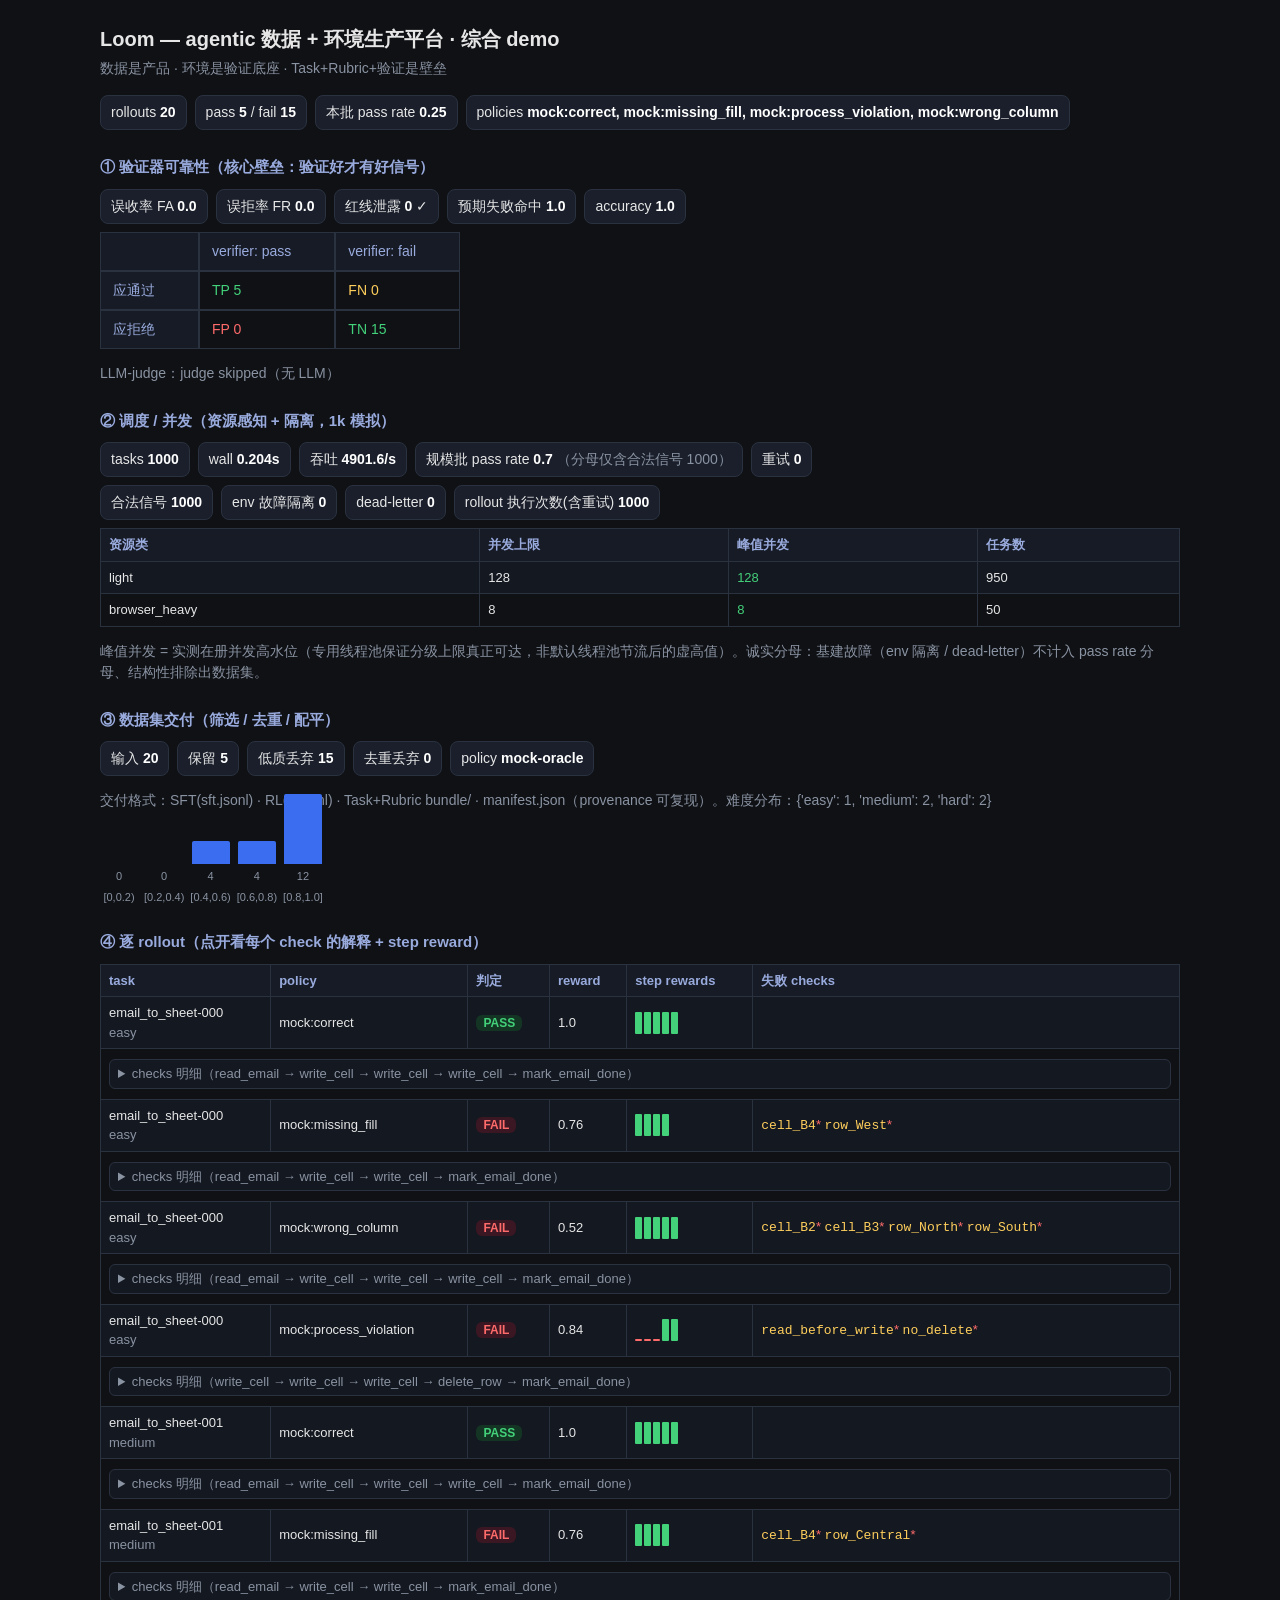
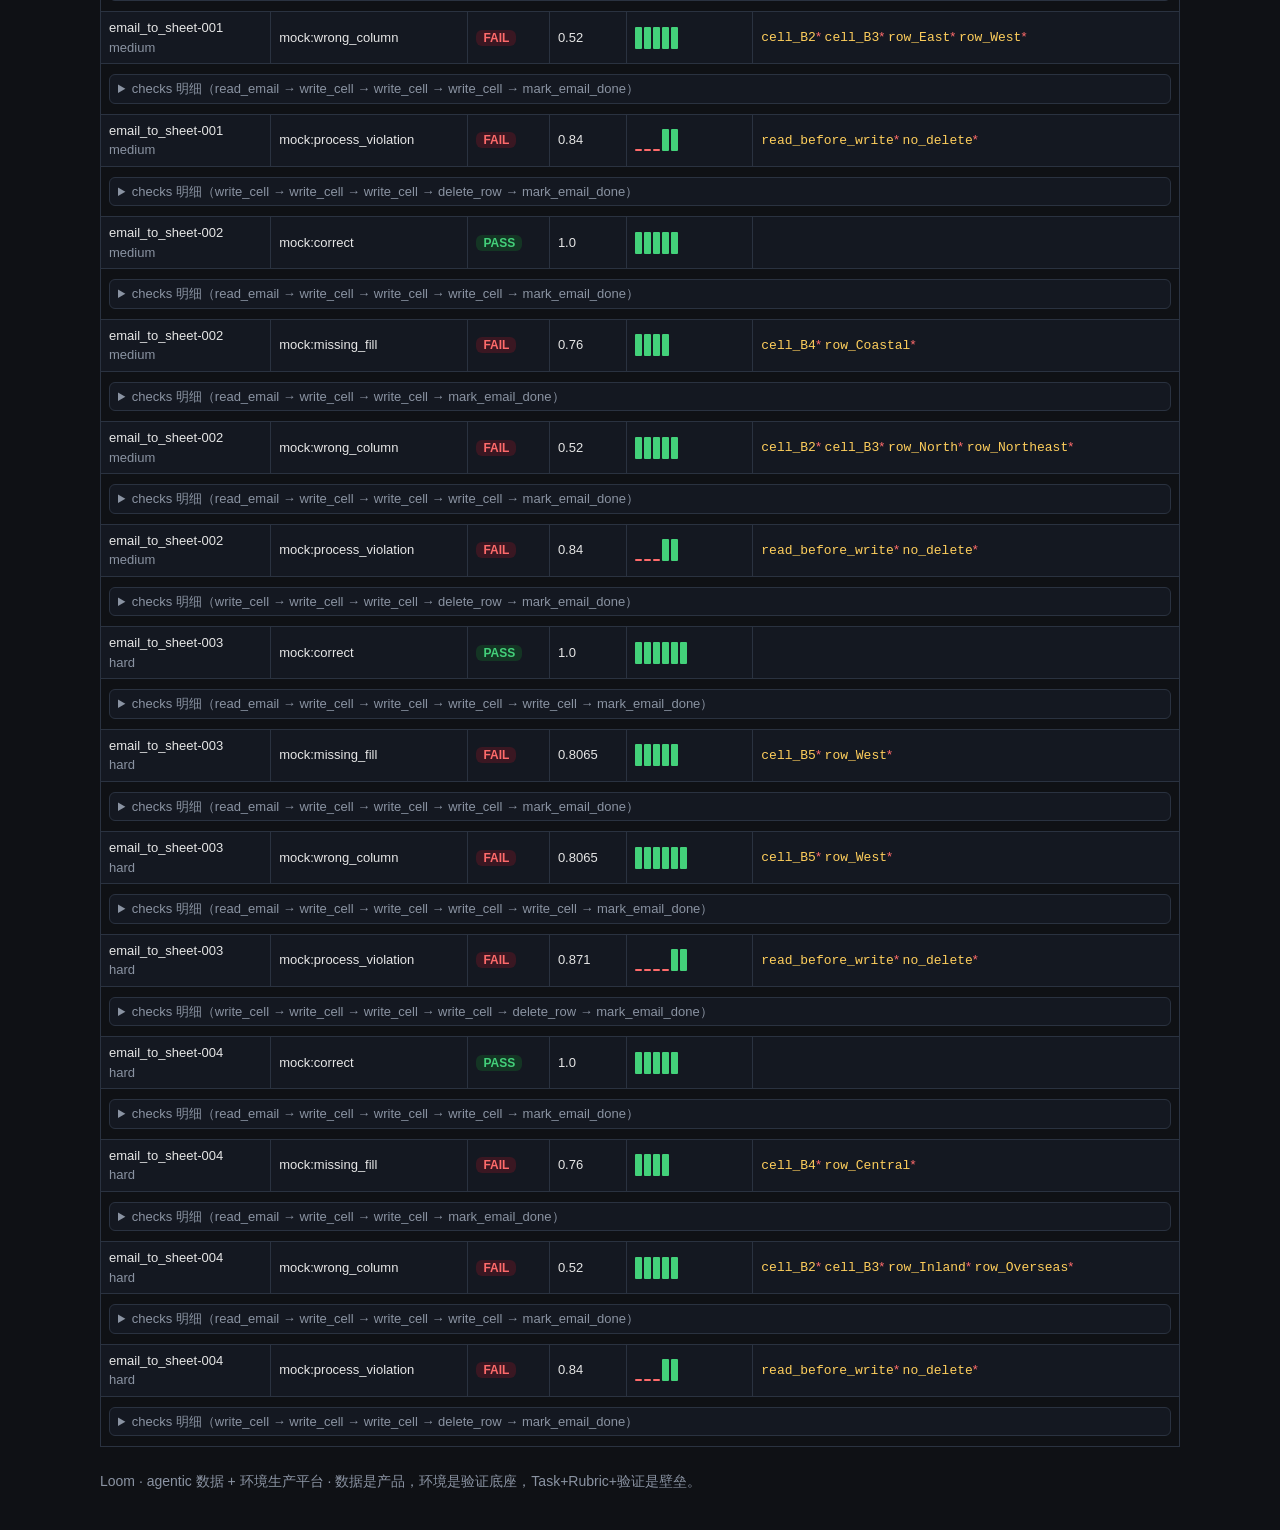
<file: examples/sample-run/report.html>
<!doctype html><html lang="zh"><head><meta charset="utf-8">
<title>Loom — agentic 数据 + 环境生产平台 · 综合 demo</title>
<style>
 body{font:14px/1.5 -apple-system,Segoe UI,Roboto,Helvetica,Arial,"PingFang SC",sans-serif;margin:0;background:#0f1115;color:#e6e6e6}
 .wrap{max-width:1080px;margin:0 auto;padding:24px}
 h1{font-size:20px;margin:0 0 4px} h2{font-size:15px;margin:26px 0 10px;color:#9ad}
 .sub{color:#8a93a2;margin-bottom:16px}
 .chips{display:flex;flex-wrap:wrap;gap:8px;margin:8px 0}
 .chip{background:#1a1f2b;border:1px solid #2a3240;border-radius:8px;padding:6px 10px}
 .chip b{color:#fff} .ok{color:#43d17a} .bad{color:#ff6b6b} .warn{color:#ffcf5c}
 table{border-collapse:collapse;width:100%;font-size:13px} th,td{border:1px solid #2a3240;padding:6px 8px;text-align:left}
 th{background:#161b25;color:#9ad} tr:nth-child(even) td{background:#141821}
 .badge{padding:1px 7px;border-radius:6px;font-size:12px;font-weight:600}
 .pass{background:#143524;color:#43d17a} .fail{background:#3a1722;color:#ff6b6b}
 .bars{display:flex;gap:2px;align-items:flex-end;height:22px}
 .bar{width:7px;background:#43d17a;border-radius:1px}
 .cm{display:grid;grid-template-columns:auto auto auto;gap:0;max-width:360px}
 .cm div{border:1px solid #2a3240;padding:8px 12px} .cm .hdr{background:#161b25;color:#9ad}
 details{background:#141821;border:1px solid #2a3240;border-radius:6px;margin:4px 0;padding:4px 8px}
 summary{cursor:pointer} code{color:#ffcf5c} .mut{color:#8a93a2}
 .hist{display:flex;gap:6px;align-items:flex-end;height:80px}
 .hist .col{display:flex;flex-direction:column;align-items:center;gap:4px;font-size:11px;color:#8a93a2}
 .hist .h{width:38px;background:#3a6df0;border-radius:2px 2px 0 0}
</style></head><body><div class="wrap">
<h1>Loom — agentic 数据 + 环境生产平台 · 综合 demo</h1>
<div class="sub">数据是产品 · 环境是验证底座 · Task+Rubric+验证是壁垒</div>
<div class="chips">
 <span class="chip">rollouts <b>20</b></span>
 <span class="chip">pass <b class="ok">5</b> / fail <b class="bad">15</b></span>
 <span class="chip">本批 pass rate <b>0.25</b></span>
 <span class="chip">policies <b>mock:correct, mock:missing_fill, mock:process_violation, mock:wrong_column</b></span>
</div>


<h2>① 验证器可靠性（核心壁垒：验证好才有好信号）</h2>
<div class="chips">
 <span class="chip">误收率 FA <b class="ok">0.0</b></span>
 <span class="chip">误拒率 FR <b class="ok">0.0</b></span>
 <span class="chip">红线泄露 <b class="ok">0</b> ✓</span>
 <span class="chip">预期失败命中 <b>1.0</b></span>
 <span class="chip">accuracy <b>1.0</b></span>
</div>
<div class="cm">
 <div class="hdr"></div><div class="hdr">verifier: pass</div><div class="hdr">verifier: fail</div>
 <div class="hdr">应通过</div><div class="ok">TP 5</div><div class="warn">FN 0</div>
 <div class="hdr">应拒绝</div><div class="bad">FP 0</div><div class="ok">TN 15</div>
</div>
<p class="mut">LLM-judge：judge skipped（无 LLM）</p>



<h2>② 调度 / 并发（资源感知 + 隔离，1k 模拟）</h2>
<div class="chips">
 <span class="chip">tasks <b>1000</b></span>
 <span class="chip">wall <b>0.204s</b></span>
 <span class="chip">吞吐 <b>4901.6/s</b></span>
 <span class="chip">规模批 pass rate <b>0.7</b><span class="mut"> （分母仅含合法信号 1000）</span></span>
 <span class="chip">重试 <b>0</b></span>
</div>
<div class="chips">
 <span class="chip">合法信号 <b>1000</b></span>
 <span class="chip">env 故障隔离 <b class="ok">0</b></span>
 <span class="chip">dead-letter <b class="ok">0</b></span>
 <span class="chip">rollout 执行次数(含重试) <b>1000</b></span>
</div>
<table><tr><th>资源类</th><th>并发上限</th><th>峰值并发</th><th>任务数</th></tr>

 <tr><td>light</td><td>128</td>
 <td class="ok">128</td>
 <td>950</td></tr>

 <tr><td>browser_heavy</td><td>8</td>
 <td class="ok">8</td>
 <td>50</td></tr>
</table>
<p class="mut">峰值并发 = 实测在册并发高水位（专用线程池保证分级上限真正可达，非默认线程池节流后的虚高值）。诚实分母：基建故障（env 隔离 / dead-letter）不计入 pass rate 分母、结构性排除出数据集。</p>



<h2>③ 数据集交付（筛选 / 去重 / 配平）</h2>
<div class="chips">
 <span class="chip">输入 <b>20</b></span>
 <span class="chip">保留 <b class="ok">5</b></span>
 <span class="chip">低质丢弃 <b>15</b></span>
 <span class="chip">去重丢弃 <b>0</b></span>
 <span class="chip">policy <b>mock-oracle</b></span>
</div>
<p class="mut">交付格式：SFT(sft.jsonl) · RL(rl.jsonl) · Task+Rubric bundle/ · manifest.json（provenance 可复现）。难度分布：{&#39;easy&#39;: 1, &#39;medium&#39;: 2, &#39;hard&#39;: 2}</p>
<div class="hist">

 <div class="col"><div class="h" style="height:0px"></div>0<span>[0,0.2)</span></div>

 <div class="col"><div class="h" style="height:0px"></div>0<span>[0.2,0.4)</span></div>

 <div class="col"><div class="h" style="height:23px"></div>4<span>[0.4,0.6)</span></div>

 <div class="col"><div class="h" style="height:23px"></div>4<span>[0.6,0.8)</span></div>

 <div class="col"><div class="h" style="height:70px"></div>12<span>[0.8,1.0]</span></div>
</div>


<h2>④ 逐 rollout（点开看每个 check 的解释 + step reward）</h2>
<table><tr><th>task</th><th>policy</th><th>判定</th><th>reward</th><th>step rewards</th><th>失败 checks</th></tr>

<tr>
 <td>email_to_sheet-000<div class="mut">easy</div></td>
 <td>mock:correct</td>
 <td><span class="badge pass">PASS</span></td>
 <td>1.0</td>
 <td><div class="bars"><div class="bar" style="height:22px;background:#43d17a"></div><div class="bar" style="height:22px;background:#43d17a"></div><div class="bar" style="height:22px;background:#43d17a"></div><div class="bar" style="height:22px;background:#43d17a"></div><div class="bar" style="height:22px;background:#43d17a"></div></div></td>
 <td></td>
</tr>
<tr><td colspan="6"><details><summary class="mut">checks 明细（read_email → write_cell → write_cell → write_cell → mark_email_done）</summary>
 <table><tr><th>check</th><th>类型</th><th>红线</th><th>score</th><th>判定</th><th>理由</th></tr>
 <tr>
  <td><code>cell_B2</code></td><td>state/final</td>
  <td>是</td><td>1.0</td>
  <td><span class="ok">✓</span></td>
  <td class="mut">sheet!B2=120 (期望 120)</td></tr><tr>
  <td><code>cell_B3</code></td><td>state/final</td>
  <td>是</td><td>1.0</td>
  <td><span class="ok">✓</span></td>
  <td class="mut">sheet!B3=95 (期望 95)</td></tr><tr>
  <td><code>cell_B4</code></td><td>state/final</td>
  <td>是</td><td>1.0</td>
  <td><span class="ok">✓</span></td>
  <td class="mut">sheet!B4=143 (期望 143)</td></tr><tr>
  <td><code>row_North</code></td><td>state/final</td>
  <td>是</td><td>1.0</td>
  <td><span class="ok">✓</span></td>
  <td class="mut">存在行 {&#39;Region&#39;: &#39;North&#39;, &#39;Revenue&#39;: 120} -&gt; True（共 3 行）</td></tr><tr>
  <td><code>row_South</code></td><td>state/final</td>
  <td>是</td><td>1.0</td>
  <td><span class="ok">✓</span></td>
  <td class="mut">存在行 {&#39;Region&#39;: &#39;South&#39;, &#39;Revenue&#39;: 95} -&gt; True（共 3 行）</td></tr><tr>
  <td><code>row_West</code></td><td>state/final</td>
  <td>是</td><td>1.0</td>
  <td><span class="ok">✓</span></td>
  <td class="mut">存在行 {&#39;Region&#39;: &#39;West&#39;, &#39;Revenue&#39;: 143} -&gt; True（共 3 行）</td></tr><tr>
  <td><code>email_done</code></td><td>state/final</td>
  <td></td><td>1.0</td>
  <td><span class="ok">✓</span></td>
  <td class="mut">email.status=&#39;done&#39; (期望 &#39;done&#39;)</td></tr><tr>
  <td><code>read_before_write</code></td><td>process/step</td>
  <td>是</td><td>1.0</td>
  <td><span class="ok">✓</span></td>
  <td class="mut">每次 write_cell 前需先 read_email；3 次调用，通过 3/3</td></tr><tr>
  <td><code>no_delete</code></td><td>process/trajectory</td>
  <td>是</td><td>1.0</td>
  <td><span class="ok">✓</span></td>
  <td class="mut">禁用动作 [&#39;delete_row&#39;] 未出现 -&gt; True</td></tr><tr>
  <td><code>step_budget</code></td><td>process/trajectory</td>
  <td></td><td>1.0</td>
  <td><span class="ok">✓</span></td>
  <td class="mut">步数 5 &lt;= 15 -&gt; True</td></tr><tr>
  <td><code>faithful</code></td><td>judge/trajectory</td>
  <td></td><td>0.0</td>
  <td><span class="mut">skip</span></td>
  <td class="mut">judge skipped（未配置 LLM_API_KEY）</td></tr>
 </table></details></td></tr>

<tr>
 <td>email_to_sheet-000<div class="mut">easy</div></td>
 <td>mock:missing_fill</td>
 <td><span class="badge fail">FAIL</span></td>
 <td>0.76</td>
 <td><div class="bars"><div class="bar" style="height:22px;background:#43d17a"></div><div class="bar" style="height:22px;background:#43d17a"></div><div class="bar" style="height:22px;background:#43d17a"></div><div class="bar" style="height:22px;background:#43d17a"></div></div></td>
 <td><code>cell_B4</code><span class="bad">*</span> <code>row_West</code><span class="bad">*</span> </td>
</tr>
<tr><td colspan="6"><details><summary class="mut">checks 明细（read_email → write_cell → write_cell → mark_email_done）</summary>
 <table><tr><th>check</th><th>类型</th><th>红线</th><th>score</th><th>判定</th><th>理由</th></tr>
 <tr>
  <td><code>cell_B2</code></td><td>state/final</td>
  <td>是</td><td>1.0</td>
  <td><span class="ok">✓</span></td>
  <td class="mut">sheet!B2=120 (期望 120)</td></tr><tr>
  <td><code>cell_B3</code></td><td>state/final</td>
  <td>是</td><td>1.0</td>
  <td><span class="ok">✓</span></td>
  <td class="mut">sheet!B3=95 (期望 95)</td></tr><tr>
  <td><code>cell_B4</code></td><td>state/final</td>
  <td>是</td><td>0.0</td>
  <td><span class="bad">✗</span></td>
  <td class="mut">sheet!B4=None (期望 143)</td></tr><tr>
  <td><code>row_North</code></td><td>state/final</td>
  <td>是</td><td>1.0</td>
  <td><span class="ok">✓</span></td>
  <td class="mut">存在行 {&#39;Region&#39;: &#39;North&#39;, &#39;Revenue&#39;: 120} -&gt; True（共 3 行）</td></tr><tr>
  <td><code>row_South</code></td><td>state/final</td>
  <td>是</td><td>1.0</td>
  <td><span class="ok">✓</span></td>
  <td class="mut">存在行 {&#39;Region&#39;: &#39;South&#39;, &#39;Revenue&#39;: 95} -&gt; True（共 3 行）</td></tr><tr>
  <td><code>row_West</code></td><td>state/final</td>
  <td>是</td><td>0.0</td>
  <td><span class="bad">✗</span></td>
  <td class="mut">存在行 {&#39;Region&#39;: &#39;West&#39;, &#39;Revenue&#39;: 143} -&gt; False（共 3 行）</td></tr><tr>
  <td><code>email_done</code></td><td>state/final</td>
  <td></td><td>1.0</td>
  <td><span class="ok">✓</span></td>
  <td class="mut">email.status=&#39;done&#39; (期望 &#39;done&#39;)</td></tr><tr>
  <td><code>read_before_write</code></td><td>process/step</td>
  <td>是</td><td>1.0</td>
  <td><span class="ok">✓</span></td>
  <td class="mut">每次 write_cell 前需先 read_email；2 次调用，通过 2/2</td></tr><tr>
  <td><code>no_delete</code></td><td>process/trajectory</td>
  <td>是</td><td>1.0</td>
  <td><span class="ok">✓</span></td>
  <td class="mut">禁用动作 [&#39;delete_row&#39;] 未出现 -&gt; True</td></tr><tr>
  <td><code>step_budget</code></td><td>process/trajectory</td>
  <td></td><td>1.0</td>
  <td><span class="ok">✓</span></td>
  <td class="mut">步数 4 &lt;= 15 -&gt; True</td></tr><tr>
  <td><code>faithful</code></td><td>judge/trajectory</td>
  <td></td><td>0.0</td>
  <td><span class="mut">skip</span></td>
  <td class="mut">judge skipped（未配置 LLM_API_KEY）</td></tr>
 </table></details></td></tr>

<tr>
 <td>email_to_sheet-000<div class="mut">easy</div></td>
 <td>mock:wrong_column</td>
 <td><span class="badge fail">FAIL</span></td>
 <td>0.52</td>
 <td><div class="bars"><div class="bar" style="height:22px;background:#43d17a"></div><div class="bar" style="height:22px;background:#43d17a"></div><div class="bar" style="height:22px;background:#43d17a"></div><div class="bar" style="height:22px;background:#43d17a"></div><div class="bar" style="height:22px;background:#43d17a"></div></div></td>
 <td><code>cell_B2</code><span class="bad">*</span> <code>cell_B3</code><span class="bad">*</span> <code>row_North</code><span class="bad">*</span> <code>row_South</code><span class="bad">*</span> </td>
</tr>
<tr><td colspan="6"><details><summary class="mut">checks 明细（read_email → write_cell → write_cell → write_cell → mark_email_done）</summary>
 <table><tr><th>check</th><th>类型</th><th>红线</th><th>score</th><th>判定</th><th>理由</th></tr>
 <tr>
  <td><code>cell_B2</code></td><td>state/final</td>
  <td>是</td><td>0.0</td>
  <td><span class="bad">✗</span></td>
  <td class="mut">sheet!B2=95 (期望 120)</td></tr><tr>
  <td><code>cell_B3</code></td><td>state/final</td>
  <td>是</td><td>0.0</td>
  <td><span class="bad">✗</span></td>
  <td class="mut">sheet!B3=120 (期望 95)</td></tr><tr>
  <td><code>cell_B4</code></td><td>state/final</td>
  <td>是</td><td>1.0</td>
  <td><span class="ok">✓</span></td>
  <td class="mut">sheet!B4=143 (期望 143)</td></tr><tr>
  <td><code>row_North</code></td><td>state/final</td>
  <td>是</td><td>0.0</td>
  <td><span class="bad">✗</span></td>
  <td class="mut">存在行 {&#39;Region&#39;: &#39;North&#39;, &#39;Revenue&#39;: 120} -&gt; False（共 3 行）</td></tr><tr>
  <td><code>row_South</code></td><td>state/final</td>
  <td>是</td><td>0.0</td>
  <td><span class="bad">✗</span></td>
  <td class="mut">存在行 {&#39;Region&#39;: &#39;South&#39;, &#39;Revenue&#39;: 95} -&gt; False（共 3 行）</td></tr><tr>
  <td><code>row_West</code></td><td>state/final</td>
  <td>是</td><td>1.0</td>
  <td><span class="ok">✓</span></td>
  <td class="mut">存在行 {&#39;Region&#39;: &#39;West&#39;, &#39;Revenue&#39;: 143} -&gt; True（共 3 行）</td></tr><tr>
  <td><code>email_done</code></td><td>state/final</td>
  <td></td><td>1.0</td>
  <td><span class="ok">✓</span></td>
  <td class="mut">email.status=&#39;done&#39; (期望 &#39;done&#39;)</td></tr><tr>
  <td><code>read_before_write</code></td><td>process/step</td>
  <td>是</td><td>1.0</td>
  <td><span class="ok">✓</span></td>
  <td class="mut">每次 write_cell 前需先 read_email；3 次调用，通过 3/3</td></tr><tr>
  <td><code>no_delete</code></td><td>process/trajectory</td>
  <td>是</td><td>1.0</td>
  <td><span class="ok">✓</span></td>
  <td class="mut">禁用动作 [&#39;delete_row&#39;] 未出现 -&gt; True</td></tr><tr>
  <td><code>step_budget</code></td><td>process/trajectory</td>
  <td></td><td>1.0</td>
  <td><span class="ok">✓</span></td>
  <td class="mut">步数 5 &lt;= 15 -&gt; True</td></tr><tr>
  <td><code>faithful</code></td><td>judge/trajectory</td>
  <td></td><td>0.0</td>
  <td><span class="mut">skip</span></td>
  <td class="mut">judge skipped（未配置 LLM_API_KEY）</td></tr>
 </table></details></td></tr>

<tr>
 <td>email_to_sheet-000<div class="mut">easy</div></td>
 <td>mock:process_violation</td>
 <td><span class="badge fail">FAIL</span></td>
 <td>0.84</td>
 <td><div class="bars"><div class="bar" style="height:2px;background:#ff6b6b"></div><div class="bar" style="height:2px;background:#ff6b6b"></div><div class="bar" style="height:2px;background:#ff6b6b"></div><div class="bar" style="height:22px;background:#43d17a"></div><div class="bar" style="height:22px;background:#43d17a"></div></div></td>
 <td><code>read_before_write</code><span class="bad">*</span> <code>no_delete</code><span class="bad">*</span> </td>
</tr>
<tr><td colspan="6"><details><summary class="mut">checks 明细（write_cell → write_cell → write_cell → delete_row → mark_email_done）</summary>
 <table><tr><th>check</th><th>类型</th><th>红线</th><th>score</th><th>判定</th><th>理由</th></tr>
 <tr>
  <td><code>cell_B2</code></td><td>state/final</td>
  <td>是</td><td>1.0</td>
  <td><span class="ok">✓</span></td>
  <td class="mut">sheet!B2=120 (期望 120)</td></tr><tr>
  <td><code>cell_B3</code></td><td>state/final</td>
  <td>是</td><td>1.0</td>
  <td><span class="ok">✓</span></td>
  <td class="mut">sheet!B3=95 (期望 95)</td></tr><tr>
  <td><code>cell_B4</code></td><td>state/final</td>
  <td>是</td><td>1.0</td>
  <td><span class="ok">✓</span></td>
  <td class="mut">sheet!B4=143 (期望 143)</td></tr><tr>
  <td><code>row_North</code></td><td>state/final</td>
  <td>是</td><td>1.0</td>
  <td><span class="ok">✓</span></td>
  <td class="mut">存在行 {&#39;Region&#39;: &#39;North&#39;, &#39;Revenue&#39;: 120} -&gt; True（共 3 行）</td></tr><tr>
  <td><code>row_South</code></td><td>state/final</td>
  <td>是</td><td>1.0</td>
  <td><span class="ok">✓</span></td>
  <td class="mut">存在行 {&#39;Region&#39;: &#39;South&#39;, &#39;Revenue&#39;: 95} -&gt; True（共 3 行）</td></tr><tr>
  <td><code>row_West</code></td><td>state/final</td>
  <td>是</td><td>1.0</td>
  <td><span class="ok">✓</span></td>
  <td class="mut">存在行 {&#39;Region&#39;: &#39;West&#39;, &#39;Revenue&#39;: 143} -&gt; True（共 3 行）</td></tr><tr>
  <td><code>email_done</code></td><td>state/final</td>
  <td></td><td>1.0</td>
  <td><span class="ok">✓</span></td>
  <td class="mut">email.status=&#39;done&#39; (期望 &#39;done&#39;)</td></tr><tr>
  <td><code>read_before_write</code></td><td>process/step</td>
  <td>是</td><td>0.0</td>
  <td><span class="bad">✗</span></td>
  <td class="mut">每次 write_cell 前需先 read_email；3 次调用，通过 0/3</td></tr><tr>
  <td><code>no_delete</code></td><td>process/trajectory</td>
  <td>是</td><td>0.0</td>
  <td><span class="bad">✗</span></td>
  <td class="mut">禁用动作 [&#39;delete_row&#39;] 未出现 -&gt; False；命中 [&#39;delete_row&#39;]</td></tr><tr>
  <td><code>step_budget</code></td><td>process/trajectory</td>
  <td></td><td>1.0</td>
  <td><span class="ok">✓</span></td>
  <td class="mut">步数 5 &lt;= 15 -&gt; True</td></tr><tr>
  <td><code>faithful</code></td><td>judge/trajectory</td>
  <td></td><td>0.0</td>
  <td><span class="mut">skip</span></td>
  <td class="mut">judge skipped（未配置 LLM_API_KEY）</td></tr>
 </table></details></td></tr>

<tr>
 <td>email_to_sheet-001<div class="mut">medium</div></td>
 <td>mock:correct</td>
 <td><span class="badge pass">PASS</span></td>
 <td>1.0</td>
 <td><div class="bars"><div class="bar" style="height:22px;background:#43d17a"></div><div class="bar" style="height:22px;background:#43d17a"></div><div class="bar" style="height:22px;background:#43d17a"></div><div class="bar" style="height:22px;background:#43d17a"></div><div class="bar" style="height:22px;background:#43d17a"></div></div></td>
 <td></td>
</tr>
<tr><td colspan="6"><details><summary class="mut">checks 明细（read_email → write_cell → write_cell → write_cell → mark_email_done）</summary>
 <table><tr><th>check</th><th>类型</th><th>红线</th><th>score</th><th>判定</th><th>理由</th></tr>
 <tr>
  <td><code>cell_B2</code></td><td>state/final</td>
  <td>是</td><td>1.0</td>
  <td><span class="ok">✓</span></td>
  <td class="mut">sheet!B2=88 (期望 88)</td></tr><tr>
  <td><code>cell_B3</code></td><td>state/final</td>
  <td>是</td><td>1.0</td>
  <td><span class="ok">✓</span></td>
  <td class="mut">sheet!B3=156 (期望 156)</td></tr><tr>
  <td><code>cell_B4</code></td><td>state/final</td>
  <td>是</td><td>1.0</td>
  <td><span class="ok">✓</span></td>
  <td class="mut">sheet!B4=102 (期望 102)</td></tr><tr>
  <td><code>row_East</code></td><td>state/final</td>
  <td>是</td><td>1.0</td>
  <td><span class="ok">✓</span></td>
  <td class="mut">存在行 {&#39;Region&#39;: &#39;East&#39;, &#39;Revenue&#39;: 88} -&gt; True（共 3 行）</td></tr><tr>
  <td><code>row_West</code></td><td>state/final</td>
  <td>是</td><td>1.0</td>
  <td><span class="ok">✓</span></td>
  <td class="mut">存在行 {&#39;Region&#39;: &#39;West&#39;, &#39;Revenue&#39;: 156} -&gt; True（共 3 行）</td></tr><tr>
  <td><code>row_Central</code></td><td>state/final</td>
  <td>是</td><td>1.0</td>
  <td><span class="ok">✓</span></td>
  <td class="mut">存在行 {&#39;Region&#39;: &#39;Central&#39;, &#39;Revenue&#39;: 102} -&gt; True（共 3 行）</td></tr><tr>
  <td><code>email_done</code></td><td>state/final</td>
  <td></td><td>1.0</td>
  <td><span class="ok">✓</span></td>
  <td class="mut">email.status=&#39;done&#39; (期望 &#39;done&#39;)</td></tr><tr>
  <td><code>read_before_write</code></td><td>process/step</td>
  <td>是</td><td>1.0</td>
  <td><span class="ok">✓</span></td>
  <td class="mut">每次 write_cell 前需先 read_email；3 次调用，通过 3/3</td></tr><tr>
  <td><code>no_delete</code></td><td>process/trajectory</td>
  <td>是</td><td>1.0</td>
  <td><span class="ok">✓</span></td>
  <td class="mut">禁用动作 [&#39;delete_row&#39;] 未出现 -&gt; True</td></tr><tr>
  <td><code>step_budget</code></td><td>process/trajectory</td>
  <td></td><td>1.0</td>
  <td><span class="ok">✓</span></td>
  <td class="mut">步数 5 &lt;= 15 -&gt; True</td></tr><tr>
  <td><code>faithful</code></td><td>judge/trajectory</td>
  <td></td><td>0.0</td>
  <td><span class="mut">skip</span></td>
  <td class="mut">judge skipped（未配置 LLM_API_KEY）</td></tr>
 </table></details></td></tr>

<tr>
 <td>email_to_sheet-001<div class="mut">medium</div></td>
 <td>mock:missing_fill</td>
 <td><span class="badge fail">FAIL</span></td>
 <td>0.76</td>
 <td><div class="bars"><div class="bar" style="height:22px;background:#43d17a"></div><div class="bar" style="height:22px;background:#43d17a"></div><div class="bar" style="height:22px;background:#43d17a"></div><div class="bar" style="height:22px;background:#43d17a"></div></div></td>
 <td><code>cell_B4</code><span class="bad">*</span> <code>row_Central</code><span class="bad">*</span> </td>
</tr>
<tr><td colspan="6"><details><summary class="mut">checks 明细（read_email → write_cell → write_cell → mark_email_done）</summary>
 <table><tr><th>check</th><th>类型</th><th>红线</th><th>score</th><th>判定</th><th>理由</th></tr>
 <tr>
  <td><code>cell_B2</code></td><td>state/final</td>
  <td>是</td><td>1.0</td>
  <td><span class="ok">✓</span></td>
  <td class="mut">sheet!B2=88 (期望 88)</td></tr><tr>
  <td><code>cell_B3</code></td><td>state/final</td>
  <td>是</td><td>1.0</td>
  <td><span class="ok">✓</span></td>
  <td class="mut">sheet!B3=156 (期望 156)</td></tr><tr>
  <td><code>cell_B4</code></td><td>state/final</td>
  <td>是</td><td>0.0</td>
  <td><span class="bad">✗</span></td>
  <td class="mut">sheet!B4=None (期望 102)</td></tr><tr>
  <td><code>row_East</code></td><td>state/final</td>
  <td>是</td><td>1.0</td>
  <td><span class="ok">✓</span></td>
  <td class="mut">存在行 {&#39;Region&#39;: &#39;East&#39;, &#39;Revenue&#39;: 88} -&gt; True（共 3 行）</td></tr><tr>
  <td><code>row_West</code></td><td>state/final</td>
  <td>是</td><td>1.0</td>
  <td><span class="ok">✓</span></td>
  <td class="mut">存在行 {&#39;Region&#39;: &#39;West&#39;, &#39;Revenue&#39;: 156} -&gt; True（共 3 行）</td></tr><tr>
  <td><code>row_Central</code></td><td>state/final</td>
  <td>是</td><td>0.0</td>
  <td><span class="bad">✗</span></td>
  <td class="mut">存在行 {&#39;Region&#39;: &#39;Central&#39;, &#39;Revenue&#39;: 102} -&gt; False（共 3 行）</td></tr><tr>
  <td><code>email_done</code></td><td>state/final</td>
  <td></td><td>1.0</td>
  <td><span class="ok">✓</span></td>
  <td class="mut">email.status=&#39;done&#39; (期望 &#39;done&#39;)</td></tr><tr>
  <td><code>read_before_write</code></td><td>process/step</td>
  <td>是</td><td>1.0</td>
  <td><span class="ok">✓</span></td>
  <td class="mut">每次 write_cell 前需先 read_email；2 次调用，通过 2/2</td></tr><tr>
  <td><code>no_delete</code></td><td>process/trajectory</td>
  <td>是</td><td>1.0</td>
  <td><span class="ok">✓</span></td>
  <td class="mut">禁用动作 [&#39;delete_row&#39;] 未出现 -&gt; True</td></tr><tr>
  <td><code>step_budget</code></td><td>process/trajectory</td>
  <td></td><td>1.0</td>
  <td><span class="ok">✓</span></td>
  <td class="mut">步数 4 &lt;= 15 -&gt; True</td></tr><tr>
  <td><code>faithful</code></td><td>judge/trajectory</td>
  <td></td><td>0.0</td>
  <td><span class="mut">skip</span></td>
  <td class="mut">judge skipped（未配置 LLM_API_KEY）</td></tr>
 </table></details></td></tr>

<tr>
 <td>email_to_sheet-001<div class="mut">medium</div></td>
 <td>mock:wrong_column</td>
 <td><span class="badge fail">FAIL</span></td>
 <td>0.52</td>
 <td><div class="bars"><div class="bar" style="height:22px;background:#43d17a"></div><div class="bar" style="height:22px;background:#43d17a"></div><div class="bar" style="height:22px;background:#43d17a"></div><div class="bar" style="height:22px;background:#43d17a"></div><div class="bar" style="height:22px;background:#43d17a"></div></div></td>
 <td><code>cell_B2</code><span class="bad">*</span> <code>cell_B3</code><span class="bad">*</span> <code>row_East</code><span class="bad">*</span> <code>row_West</code><span class="bad">*</span> </td>
</tr>
<tr><td colspan="6"><details><summary class="mut">checks 明细（read_email → write_cell → write_cell → write_cell → mark_email_done）</summary>
 <table><tr><th>check</th><th>类型</th><th>红线</th><th>score</th><th>判定</th><th>理由</th></tr>
 <tr>
  <td><code>cell_B2</code></td><td>state/final</td>
  <td>是</td><td>0.0</td>
  <td><span class="bad">✗</span></td>
  <td class="mut">sheet!B2=156 (期望 88)</td></tr><tr>
  <td><code>cell_B3</code></td><td>state/final</td>
  <td>是</td><td>0.0</td>
  <td><span class="bad">✗</span></td>
  <td class="mut">sheet!B3=88 (期望 156)</td></tr><tr>
  <td><code>cell_B4</code></td><td>state/final</td>
  <td>是</td><td>1.0</td>
  <td><span class="ok">✓</span></td>
  <td class="mut">sheet!B4=102 (期望 102)</td></tr><tr>
  <td><code>row_East</code></td><td>state/final</td>
  <td>是</td><td>0.0</td>
  <td><span class="bad">✗</span></td>
  <td class="mut">存在行 {&#39;Region&#39;: &#39;East&#39;, &#39;Revenue&#39;: 88} -&gt; False（共 3 行）</td></tr><tr>
  <td><code>row_West</code></td><td>state/final</td>
  <td>是</td><td>0.0</td>
  <td><span class="bad">✗</span></td>
  <td class="mut">存在行 {&#39;Region&#39;: &#39;West&#39;, &#39;Revenue&#39;: 156} -&gt; False（共 3 行）</td></tr><tr>
  <td><code>row_Central</code></td><td>state/final</td>
  <td>是</td><td>1.0</td>
  <td><span class="ok">✓</span></td>
  <td class="mut">存在行 {&#39;Region&#39;: &#39;Central&#39;, &#39;Revenue&#39;: 102} -&gt; True（共 3 行）</td></tr><tr>
  <td><code>email_done</code></td><td>state/final</td>
  <td></td><td>1.0</td>
  <td><span class="ok">✓</span></td>
  <td class="mut">email.status=&#39;done&#39; (期望 &#39;done&#39;)</td></tr><tr>
  <td><code>read_before_write</code></td><td>process/step</td>
  <td>是</td><td>1.0</td>
  <td><span class="ok">✓</span></td>
  <td class="mut">每次 write_cell 前需先 read_email；3 次调用，通过 3/3</td></tr><tr>
  <td><code>no_delete</code></td><td>process/trajectory</td>
  <td>是</td><td>1.0</td>
  <td><span class="ok">✓</span></td>
  <td class="mut">禁用动作 [&#39;delete_row&#39;] 未出现 -&gt; True</td></tr><tr>
  <td><code>step_budget</code></td><td>process/trajectory</td>
  <td></td><td>1.0</td>
  <td><span class="ok">✓</span></td>
  <td class="mut">步数 5 &lt;= 15 -&gt; True</td></tr><tr>
  <td><code>faithful</code></td><td>judge/trajectory</td>
  <td></td><td>0.0</td>
  <td><span class="mut">skip</span></td>
  <td class="mut">judge skipped（未配置 LLM_API_KEY）</td></tr>
 </table></details></td></tr>

<tr>
 <td>email_to_sheet-001<div class="mut">medium</div></td>
 <td>mock:process_violation</td>
 <td><span class="badge fail">FAIL</span></td>
 <td>0.84</td>
 <td><div class="bars"><div class="bar" style="height:2px;background:#ff6b6b"></div><div class="bar" style="height:2px;background:#ff6b6b"></div><div class="bar" style="height:2px;background:#ff6b6b"></div><div class="bar" style="height:22px;background:#43d17a"></div><div class="bar" style="height:22px;background:#43d17a"></div></div></td>
 <td><code>read_before_write</code><span class="bad">*</span> <code>no_delete</code><span class="bad">*</span> </td>
</tr>
<tr><td colspan="6"><details><summary class="mut">checks 明细（write_cell → write_cell → write_cell → delete_row → mark_email_done）</summary>
 <table><tr><th>check</th><th>类型</th><th>红线</th><th>score</th><th>判定</th><th>理由</th></tr>
 <tr>
  <td><code>cell_B2</code></td><td>state/final</td>
  <td>是</td><td>1.0</td>
  <td><span class="ok">✓</span></td>
  <td class="mut">sheet!B2=88 (期望 88)</td></tr><tr>
  <td><code>cell_B3</code></td><td>state/final</td>
  <td>是</td><td>1.0</td>
  <td><span class="ok">✓</span></td>
  <td class="mut">sheet!B3=156 (期望 156)</td></tr><tr>
  <td><code>cell_B4</code></td><td>state/final</td>
  <td>是</td><td>1.0</td>
  <td><span class="ok">✓</span></td>
  <td class="mut">sheet!B4=102 (期望 102)</td></tr><tr>
  <td><code>row_East</code></td><td>state/final</td>
  <td>是</td><td>1.0</td>
  <td><span class="ok">✓</span></td>
  <td class="mut">存在行 {&#39;Region&#39;: &#39;East&#39;, &#39;Revenue&#39;: 88} -&gt; True（共 3 行）</td></tr><tr>
  <td><code>row_West</code></td><td>state/final</td>
  <td>是</td><td>1.0</td>
  <td><span class="ok">✓</span></td>
  <td class="mut">存在行 {&#39;Region&#39;: &#39;West&#39;, &#39;Revenue&#39;: 156} -&gt; True（共 3 行）</td></tr><tr>
  <td><code>row_Central</code></td><td>state/final</td>
  <td>是</td><td>1.0</td>
  <td><span class="ok">✓</span></td>
  <td class="mut">存在行 {&#39;Region&#39;: &#39;Central&#39;, &#39;Revenue&#39;: 102} -&gt; True（共 3 行）</td></tr><tr>
  <td><code>email_done</code></td><td>state/final</td>
  <td></td><td>1.0</td>
  <td><span class="ok">✓</span></td>
  <td class="mut">email.status=&#39;done&#39; (期望 &#39;done&#39;)</td></tr><tr>
  <td><code>read_before_write</code></td><td>process/step</td>
  <td>是</td><td>0.0</td>
  <td><span class="bad">✗</span></td>
  <td class="mut">每次 write_cell 前需先 read_email；3 次调用，通过 0/3</td></tr><tr>
  <td><code>no_delete</code></td><td>process/trajectory</td>
  <td>是</td><td>0.0</td>
  <td><span class="bad">✗</span></td>
  <td class="mut">禁用动作 [&#39;delete_row&#39;] 未出现 -&gt; False；命中 [&#39;delete_row&#39;]</td></tr><tr>
  <td><code>step_budget</code></td><td>process/trajectory</td>
  <td></td><td>1.0</td>
  <td><span class="ok">✓</span></td>
  <td class="mut">步数 5 &lt;= 15 -&gt; True</td></tr><tr>
  <td><code>faithful</code></td><td>judge/trajectory</td>
  <td></td><td>0.0</td>
  <td><span class="mut">skip</span></td>
  <td class="mut">judge skipped（未配置 LLM_API_KEY）</td></tr>
 </table></details></td></tr>

<tr>
 <td>email_to_sheet-002<div class="mut">medium</div></td>
 <td>mock:correct</td>
 <td><span class="badge pass">PASS</span></td>
 <td>1.0</td>
 <td><div class="bars"><div class="bar" style="height:22px;background:#43d17a"></div><div class="bar" style="height:22px;background:#43d17a"></div><div class="bar" style="height:22px;background:#43d17a"></div><div class="bar" style="height:22px;background:#43d17a"></div><div class="bar" style="height:22px;background:#43d17a"></div></div></td>
 <td></td>
</tr>
<tr><td colspan="6"><details><summary class="mut">checks 明细（read_email → write_cell → write_cell → write_cell → mark_email_done）</summary>
 <table><tr><th>check</th><th>类型</th><th>红线</th><th>score</th><th>判定</th><th>理由</th></tr>
 <tr>
  <td><code>cell_B2</code></td><td>state/final</td>
  <td>是</td><td>1.0</td>
  <td><span class="ok">✓</span></td>
  <td class="mut">sheet!B2=200 (期望 200)</td></tr><tr>
  <td><code>cell_B3</code></td><td>state/final</td>
  <td>是</td><td>1.0</td>
  <td><span class="ok">✓</span></td>
  <td class="mut">sheet!B3=77 (期望 77)</td></tr><tr>
  <td><code>cell_B4</code></td><td>state/final</td>
  <td>是</td><td>1.0</td>
  <td><span class="ok">✓</span></td>
  <td class="mut">sheet!B4=134 (期望 134)</td></tr><tr>
  <td><code>row_North</code></td><td>state/final</td>
  <td>是</td><td>1.0</td>
  <td><span class="ok">✓</span></td>
  <td class="mut">存在行 {&#39;Region&#39;: &#39;North&#39;, &#39;Revenue&#39;: 200} -&gt; True（共 3 行）</td></tr><tr>
  <td><code>row_Northeast</code></td><td>state/final</td>
  <td>是</td><td>1.0</td>
  <td><span class="ok">✓</span></td>
  <td class="mut">存在行 {&#39;Region&#39;: &#39;Northeast&#39;, &#39;Revenue&#39;: 77} -&gt; True（共 3 行）</td></tr><tr>
  <td><code>row_Coastal</code></td><td>state/final</td>
  <td>是</td><td>1.0</td>
  <td><span class="ok">✓</span></td>
  <td class="mut">存在行 {&#39;Region&#39;: &#39;Coastal&#39;, &#39;Revenue&#39;: 134} -&gt; True（共 3 行）</td></tr><tr>
  <td><code>email_done</code></td><td>state/final</td>
  <td></td><td>1.0</td>
  <td><span class="ok">✓</span></td>
  <td class="mut">email.status=&#39;done&#39; (期望 &#39;done&#39;)</td></tr><tr>
  <td><code>read_before_write</code></td><td>process/step</td>
  <td>是</td><td>1.0</td>
  <td><span class="ok">✓</span></td>
  <td class="mut">每次 write_cell 前需先 read_email；3 次调用，通过 3/3</td></tr><tr>
  <td><code>no_delete</code></td><td>process/trajectory</td>
  <td>是</td><td>1.0</td>
  <td><span class="ok">✓</span></td>
  <td class="mut">禁用动作 [&#39;delete_row&#39;] 未出现 -&gt; True</td></tr><tr>
  <td><code>step_budget</code></td><td>process/trajectory</td>
  <td></td><td>1.0</td>
  <td><span class="ok">✓</span></td>
  <td class="mut">步数 5 &lt;= 15 -&gt; True</td></tr><tr>
  <td><code>faithful</code></td><td>judge/trajectory</td>
  <td></td><td>0.0</td>
  <td><span class="mut">skip</span></td>
  <td class="mut">judge skipped（未配置 LLM_API_KEY）</td></tr>
 </table></details></td></tr>

<tr>
 <td>email_to_sheet-002<div class="mut">medium</div></td>
 <td>mock:missing_fill</td>
 <td><span class="badge fail">FAIL</span></td>
 <td>0.76</td>
 <td><div class="bars"><div class="bar" style="height:22px;background:#43d17a"></div><div class="bar" style="height:22px;background:#43d17a"></div><div class="bar" style="height:22px;background:#43d17a"></div><div class="bar" style="height:22px;background:#43d17a"></div></div></td>
 <td><code>cell_B4</code><span class="bad">*</span> <code>row_Coastal</code><span class="bad">*</span> </td>
</tr>
<tr><td colspan="6"><details><summary class="mut">checks 明细（read_email → write_cell → write_cell → mark_email_done）</summary>
 <table><tr><th>check</th><th>类型</th><th>红线</th><th>score</th><th>判定</th><th>理由</th></tr>
 <tr>
  <td><code>cell_B2</code></td><td>state/final</td>
  <td>是</td><td>1.0</td>
  <td><span class="ok">✓</span></td>
  <td class="mut">sheet!B2=200 (期望 200)</td></tr><tr>
  <td><code>cell_B3</code></td><td>state/final</td>
  <td>是</td><td>1.0</td>
  <td><span class="ok">✓</span></td>
  <td class="mut">sheet!B3=77 (期望 77)</td></tr><tr>
  <td><code>cell_B4</code></td><td>state/final</td>
  <td>是</td><td>0.0</td>
  <td><span class="bad">✗</span></td>
  <td class="mut">sheet!B4=None (期望 134)</td></tr><tr>
  <td><code>row_North</code></td><td>state/final</td>
  <td>是</td><td>1.0</td>
  <td><span class="ok">✓</span></td>
  <td class="mut">存在行 {&#39;Region&#39;: &#39;North&#39;, &#39;Revenue&#39;: 200} -&gt; True（共 3 行）</td></tr><tr>
  <td><code>row_Northeast</code></td><td>state/final</td>
  <td>是</td><td>1.0</td>
  <td><span class="ok">✓</span></td>
  <td class="mut">存在行 {&#39;Region&#39;: &#39;Northeast&#39;, &#39;Revenue&#39;: 77} -&gt; True（共 3 行）</td></tr><tr>
  <td><code>row_Coastal</code></td><td>state/final</td>
  <td>是</td><td>0.0</td>
  <td><span class="bad">✗</span></td>
  <td class="mut">存在行 {&#39;Region&#39;: &#39;Coastal&#39;, &#39;Revenue&#39;: 134} -&gt; False（共 3 行）</td></tr><tr>
  <td><code>email_done</code></td><td>state/final</td>
  <td></td><td>1.0</td>
  <td><span class="ok">✓</span></td>
  <td class="mut">email.status=&#39;done&#39; (期望 &#39;done&#39;)</td></tr><tr>
  <td><code>read_before_write</code></td><td>process/step</td>
  <td>是</td><td>1.0</td>
  <td><span class="ok">✓</span></td>
  <td class="mut">每次 write_cell 前需先 read_email；2 次调用，通过 2/2</td></tr><tr>
  <td><code>no_delete</code></td><td>process/trajectory</td>
  <td>是</td><td>1.0</td>
  <td><span class="ok">✓</span></td>
  <td class="mut">禁用动作 [&#39;delete_row&#39;] 未出现 -&gt; True</td></tr><tr>
  <td><code>step_budget</code></td><td>process/trajectory</td>
  <td></td><td>1.0</td>
  <td><span class="ok">✓</span></td>
  <td class="mut">步数 4 &lt;= 15 -&gt; True</td></tr><tr>
  <td><code>faithful</code></td><td>judge/trajectory</td>
  <td></td><td>0.0</td>
  <td><span class="mut">skip</span></td>
  <td class="mut">judge skipped（未配置 LLM_API_KEY）</td></tr>
 </table></details></td></tr>

<tr>
 <td>email_to_sheet-002<div class="mut">medium</div></td>
 <td>mock:wrong_column</td>
 <td><span class="badge fail">FAIL</span></td>
 <td>0.52</td>
 <td><div class="bars"><div class="bar" style="height:22px;background:#43d17a"></div><div class="bar" style="height:22px;background:#43d17a"></div><div class="bar" style="height:22px;background:#43d17a"></div><div class="bar" style="height:22px;background:#43d17a"></div><div class="bar" style="height:22px;background:#43d17a"></div></div></td>
 <td><code>cell_B2</code><span class="bad">*</span> <code>cell_B3</code><span class="bad">*</span> <code>row_North</code><span class="bad">*</span> <code>row_Northeast</code><span class="bad">*</span> </td>
</tr>
<tr><td colspan="6"><details><summary class="mut">checks 明细（read_email → write_cell → write_cell → write_cell → mark_email_done）</summary>
 <table><tr><th>check</th><th>类型</th><th>红线</th><th>score</th><th>判定</th><th>理由</th></tr>
 <tr>
  <td><code>cell_B2</code></td><td>state/final</td>
  <td>是</td><td>0.0</td>
  <td><span class="bad">✗</span></td>
  <td class="mut">sheet!B2=77 (期望 200)</td></tr><tr>
  <td><code>cell_B3</code></td><td>state/final</td>
  <td>是</td><td>0.0</td>
  <td><span class="bad">✗</span></td>
  <td class="mut">sheet!B3=200 (期望 77)</td></tr><tr>
  <td><code>cell_B4</code></td><td>state/final</td>
  <td>是</td><td>1.0</td>
  <td><span class="ok">✓</span></td>
  <td class="mut">sheet!B4=134 (期望 134)</td></tr><tr>
  <td><code>row_North</code></td><td>state/final</td>
  <td>是</td><td>0.0</td>
  <td><span class="bad">✗</span></td>
  <td class="mut">存在行 {&#39;Region&#39;: &#39;North&#39;, &#39;Revenue&#39;: 200} -&gt; False（共 3 行）</td></tr><tr>
  <td><code>row_Northeast</code></td><td>state/final</td>
  <td>是</td><td>0.0</td>
  <td><span class="bad">✗</span></td>
  <td class="mut">存在行 {&#39;Region&#39;: &#39;Northeast&#39;, &#39;Revenue&#39;: 77} -&gt; False（共 3 行）</td></tr><tr>
  <td><code>row_Coastal</code></td><td>state/final</td>
  <td>是</td><td>1.0</td>
  <td><span class="ok">✓</span></td>
  <td class="mut">存在行 {&#39;Region&#39;: &#39;Coastal&#39;, &#39;Revenue&#39;: 134} -&gt; True（共 3 行）</td></tr><tr>
  <td><code>email_done</code></td><td>state/final</td>
  <td></td><td>1.0</td>
  <td><span class="ok">✓</span></td>
  <td class="mut">email.status=&#39;done&#39; (期望 &#39;done&#39;)</td></tr><tr>
  <td><code>read_before_write</code></td><td>process/step</td>
  <td>是</td><td>1.0</td>
  <td><span class="ok">✓</span></td>
  <td class="mut">每次 write_cell 前需先 read_email；3 次调用，通过 3/3</td></tr><tr>
  <td><code>no_delete</code></td><td>process/trajectory</td>
  <td>是</td><td>1.0</td>
  <td><span class="ok">✓</span></td>
  <td class="mut">禁用动作 [&#39;delete_row&#39;] 未出现 -&gt; True</td></tr><tr>
  <td><code>step_budget</code></td><td>process/trajectory</td>
  <td></td><td>1.0</td>
  <td><span class="ok">✓</span></td>
  <td class="mut">步数 5 &lt;= 15 -&gt; True</td></tr><tr>
  <td><code>faithful</code></td><td>judge/trajectory</td>
  <td></td><td>0.0</td>
  <td><span class="mut">skip</span></td>
  <td class="mut">judge skipped（未配置 LLM_API_KEY）</td></tr>
 </table></details></td></tr>

<tr>
 <td>email_to_sheet-002<div class="mut">medium</div></td>
 <td>mock:process_violation</td>
 <td><span class="badge fail">FAIL</span></td>
 <td>0.84</td>
 <td><div class="bars"><div class="bar" style="height:2px;background:#ff6b6b"></div><div class="bar" style="height:2px;background:#ff6b6b"></div><div class="bar" style="height:2px;background:#ff6b6b"></div><div class="bar" style="height:22px;background:#43d17a"></div><div class="bar" style="height:22px;background:#43d17a"></div></div></td>
 <td><code>read_before_write</code><span class="bad">*</span> <code>no_delete</code><span class="bad">*</span> </td>
</tr>
<tr><td colspan="6"><details><summary class="mut">checks 明细（write_cell → write_cell → write_cell → delete_row → mark_email_done）</summary>
 <table><tr><th>check</th><th>类型</th><th>红线</th><th>score</th><th>判定</th><th>理由</th></tr>
 <tr>
  <td><code>cell_B2</code></td><td>state/final</td>
  <td>是</td><td>1.0</td>
  <td><span class="ok">✓</span></td>
  <td class="mut">sheet!B2=200 (期望 200)</td></tr><tr>
  <td><code>cell_B3</code></td><td>state/final</td>
  <td>是</td><td>1.0</td>
  <td><span class="ok">✓</span></td>
  <td class="mut">sheet!B3=77 (期望 77)</td></tr><tr>
  <td><code>cell_B4</code></td><td>state/final</td>
  <td>是</td><td>1.0</td>
  <td><span class="ok">✓</span></td>
  <td class="mut">sheet!B4=134 (期望 134)</td></tr><tr>
  <td><code>row_North</code></td><td>state/final</td>
  <td>是</td><td>1.0</td>
  <td><span class="ok">✓</span></td>
  <td class="mut">存在行 {&#39;Region&#39;: &#39;North&#39;, &#39;Revenue&#39;: 200} -&gt; True（共 3 行）</td></tr><tr>
  <td><code>row_Northeast</code></td><td>state/final</td>
  <td>是</td><td>1.0</td>
  <td><span class="ok">✓</span></td>
  <td class="mut">存在行 {&#39;Region&#39;: &#39;Northeast&#39;, &#39;Revenue&#39;: 77} -&gt; True（共 3 行）</td></tr><tr>
  <td><code>row_Coastal</code></td><td>state/final</td>
  <td>是</td><td>1.0</td>
  <td><span class="ok">✓</span></td>
  <td class="mut">存在行 {&#39;Region&#39;: &#39;Coastal&#39;, &#39;Revenue&#39;: 134} -&gt; True（共 3 行）</td></tr><tr>
  <td><code>email_done</code></td><td>state/final</td>
  <td></td><td>1.0</td>
  <td><span class="ok">✓</span></td>
  <td class="mut">email.status=&#39;done&#39; (期望 &#39;done&#39;)</td></tr><tr>
  <td><code>read_before_write</code></td><td>process/step</td>
  <td>是</td><td>0.0</td>
  <td><span class="bad">✗</span></td>
  <td class="mut">每次 write_cell 前需先 read_email；3 次调用，通过 0/3</td></tr><tr>
  <td><code>no_delete</code></td><td>process/trajectory</td>
  <td>是</td><td>0.0</td>
  <td><span class="bad">✗</span></td>
  <td class="mut">禁用动作 [&#39;delete_row&#39;] 未出现 -&gt; False；命中 [&#39;delete_row&#39;]</td></tr><tr>
  <td><code>step_budget</code></td><td>process/trajectory</td>
  <td></td><td>1.0</td>
  <td><span class="ok">✓</span></td>
  <td class="mut">步数 5 &lt;= 15 -&gt; True</td></tr><tr>
  <td><code>faithful</code></td><td>judge/trajectory</td>
  <td></td><td>0.0</td>
  <td><span class="mut">skip</span></td>
  <td class="mut">judge skipped（未配置 LLM_API_KEY）</td></tr>
 </table></details></td></tr>

<tr>
 <td>email_to_sheet-003<div class="mut">hard</div></td>
 <td>mock:correct</td>
 <td><span class="badge pass">PASS</span></td>
 <td>1.0</td>
 <td><div class="bars"><div class="bar" style="height:22px;background:#43d17a"></div><div class="bar" style="height:22px;background:#43d17a"></div><div class="bar" style="height:22px;background:#43d17a"></div><div class="bar" style="height:22px;background:#43d17a"></div><div class="bar" style="height:22px;background:#43d17a"></div><div class="bar" style="height:22px;background:#43d17a"></div></div></td>
 <td></td>
</tr>
<tr><td colspan="6"><details><summary class="mut">checks 明细（read_email → write_cell → write_cell → write_cell → write_cell → mark_email_done）</summary>
 <table><tr><th>check</th><th>类型</th><th>红线</th><th>score</th><th>判定</th><th>理由</th></tr>
 <tr>
  <td><code>cell_B2</code></td><td>state/final</td>
  <td>是</td><td>1.0</td>
  <td><span class="ok">✓</span></td>
  <td class="mut">sheet!B2=61 (期望 61)</td></tr><tr>
  <td><code>cell_B3</code></td><td>state/final</td>
  <td>是</td><td>1.0</td>
  <td><span class="ok">✓</span></td>
  <td class="mut">sheet!B3=61 (期望 61)</td></tr><tr>
  <td><code>cell_B4</code></td><td>state/final</td>
  <td>是</td><td>1.0</td>
  <td><span class="ok">✓</span></td>
  <td class="mut">sheet!B4=61 (期望 61)</td></tr><tr>
  <td><code>cell_B5</code></td><td>state/final</td>
  <td>是</td><td>1.0</td>
  <td><span class="ok">✓</span></td>
  <td class="mut">sheet!B5=61 (期望 61)</td></tr><tr>
  <td><code>row_North</code></td><td>state/final</td>
  <td>是</td><td>1.0</td>
  <td><span class="ok">✓</span></td>
  <td class="mut">存在行 {&#39;Region&#39;: &#39;North&#39;, &#39;Revenue&#39;: 61} -&gt; True（共 4 行）</td></tr><tr>
  <td><code>row_South</code></td><td>state/final</td>
  <td>是</td><td>1.0</td>
  <td><span class="ok">✓</span></td>
  <td class="mut">存在行 {&#39;Region&#39;: &#39;South&#39;, &#39;Revenue&#39;: 61} -&gt; True（共 4 行）</td></tr><tr>
  <td><code>row_East</code></td><td>state/final</td>
  <td>是</td><td>1.0</td>
  <td><span class="ok">✓</span></td>
  <td class="mut">存在行 {&#39;Region&#39;: &#39;East&#39;, &#39;Revenue&#39;: 61} -&gt; True（共 4 行）</td></tr><tr>
  <td><code>row_West</code></td><td>state/final</td>
  <td>是</td><td>1.0</td>
  <td><span class="ok">✓</span></td>
  <td class="mut">存在行 {&#39;Region&#39;: &#39;West&#39;, &#39;Revenue&#39;: 61} -&gt; True（共 4 行）</td></tr><tr>
  <td><code>email_done</code></td><td>state/final</td>
  <td></td><td>1.0</td>
  <td><span class="ok">✓</span></td>
  <td class="mut">email.status=&#39;done&#39; (期望 &#39;done&#39;)</td></tr><tr>
  <td><code>read_before_write</code></td><td>process/step</td>
  <td>是</td><td>1.0</td>
  <td><span class="ok">✓</span></td>
  <td class="mut">每次 write_cell 前需先 read_email；4 次调用，通过 4/4</td></tr><tr>
  <td><code>no_delete</code></td><td>process/trajectory</td>
  <td>是</td><td>1.0</td>
  <td><span class="ok">✓</span></td>
  <td class="mut">禁用动作 [&#39;delete_row&#39;] 未出现 -&gt; True</td></tr><tr>
  <td><code>step_budget</code></td><td>process/trajectory</td>
  <td></td><td>1.0</td>
  <td><span class="ok">✓</span></td>
  <td class="mut">步数 6 &lt;= 15 -&gt; True</td></tr><tr>
  <td><code>faithful</code></td><td>judge/trajectory</td>
  <td></td><td>0.0</td>
  <td><span class="mut">skip</span></td>
  <td class="mut">judge skipped（未配置 LLM_API_KEY）</td></tr>
 </table></details></td></tr>

<tr>
 <td>email_to_sheet-003<div class="mut">hard</div></td>
 <td>mock:missing_fill</td>
 <td><span class="badge fail">FAIL</span></td>
 <td>0.8065</td>
 <td><div class="bars"><div class="bar" style="height:22px;background:#43d17a"></div><div class="bar" style="height:22px;background:#43d17a"></div><div class="bar" style="height:22px;background:#43d17a"></div><div class="bar" style="height:22px;background:#43d17a"></div><div class="bar" style="height:22px;background:#43d17a"></div></div></td>
 <td><code>cell_B5</code><span class="bad">*</span> <code>row_West</code><span class="bad">*</span> </td>
</tr>
<tr><td colspan="6"><details><summary class="mut">checks 明细（read_email → write_cell → write_cell → write_cell → mark_email_done）</summary>
 <table><tr><th>check</th><th>类型</th><th>红线</th><th>score</th><th>判定</th><th>理由</th></tr>
 <tr>
  <td><code>cell_B2</code></td><td>state/final</td>
  <td>是</td><td>1.0</td>
  <td><span class="ok">✓</span></td>
  <td class="mut">sheet!B2=61 (期望 61)</td></tr><tr>
  <td><code>cell_B3</code></td><td>state/final</td>
  <td>是</td><td>1.0</td>
  <td><span class="ok">✓</span></td>
  <td class="mut">sheet!B3=61 (期望 61)</td></tr><tr>
  <td><code>cell_B4</code></td><td>state/final</td>
  <td>是</td><td>1.0</td>
  <td><span class="ok">✓</span></td>
  <td class="mut">sheet!B4=61 (期望 61)</td></tr><tr>
  <td><code>cell_B5</code></td><td>state/final</td>
  <td>是</td><td>0.0</td>
  <td><span class="bad">✗</span></td>
  <td class="mut">sheet!B5=None (期望 61)</td></tr><tr>
  <td><code>row_North</code></td><td>state/final</td>
  <td>是</td><td>1.0</td>
  <td><span class="ok">✓</span></td>
  <td class="mut">存在行 {&#39;Region&#39;: &#39;North&#39;, &#39;Revenue&#39;: 61} -&gt; True（共 4 行）</td></tr><tr>
  <td><code>row_South</code></td><td>state/final</td>
  <td>是</td><td>1.0</td>
  <td><span class="ok">✓</span></td>
  <td class="mut">存在行 {&#39;Region&#39;: &#39;South&#39;, &#39;Revenue&#39;: 61} -&gt; True（共 4 行）</td></tr><tr>
  <td><code>row_East</code></td><td>state/final</td>
  <td>是</td><td>1.0</td>
  <td><span class="ok">✓</span></td>
  <td class="mut">存在行 {&#39;Region&#39;: &#39;East&#39;, &#39;Revenue&#39;: 61} -&gt; True（共 4 行）</td></tr><tr>
  <td><code>row_West</code></td><td>state/final</td>
  <td>是</td><td>0.0</td>
  <td><span class="bad">✗</span></td>
  <td class="mut">存在行 {&#39;Region&#39;: &#39;West&#39;, &#39;Revenue&#39;: 61} -&gt; False（共 4 行）</td></tr><tr>
  <td><code>email_done</code></td><td>state/final</td>
  <td></td><td>1.0</td>
  <td><span class="ok">✓</span></td>
  <td class="mut">email.status=&#39;done&#39; (期望 &#39;done&#39;)</td></tr><tr>
  <td><code>read_before_write</code></td><td>process/step</td>
  <td>是</td><td>1.0</td>
  <td><span class="ok">✓</span></td>
  <td class="mut">每次 write_cell 前需先 read_email；3 次调用，通过 3/3</td></tr><tr>
  <td><code>no_delete</code></td><td>process/trajectory</td>
  <td>是</td><td>1.0</td>
  <td><span class="ok">✓</span></td>
  <td class="mut">禁用动作 [&#39;delete_row&#39;] 未出现 -&gt; True</td></tr><tr>
  <td><code>step_budget</code></td><td>process/trajectory</td>
  <td></td><td>1.0</td>
  <td><span class="ok">✓</span></td>
  <td class="mut">步数 5 &lt;= 15 -&gt; True</td></tr><tr>
  <td><code>faithful</code></td><td>judge/trajectory</td>
  <td></td><td>0.0</td>
  <td><span class="mut">skip</span></td>
  <td class="mut">judge skipped（未配置 LLM_API_KEY）</td></tr>
 </table></details></td></tr>

<tr>
 <td>email_to_sheet-003<div class="mut">hard</div></td>
 <td>mock:wrong_column</td>
 <td><span class="badge fail">FAIL</span></td>
 <td>0.8065</td>
 <td><div class="bars"><div class="bar" style="height:22px;background:#43d17a"></div><div class="bar" style="height:22px;background:#43d17a"></div><div class="bar" style="height:22px;background:#43d17a"></div><div class="bar" style="height:22px;background:#43d17a"></div><div class="bar" style="height:22px;background:#43d17a"></div><div class="bar" style="height:22px;background:#43d17a"></div></div></td>
 <td><code>cell_B5</code><span class="bad">*</span> <code>row_West</code><span class="bad">*</span> </td>
</tr>
<tr><td colspan="6"><details><summary class="mut">checks 明细（read_email → write_cell → write_cell → write_cell → write_cell → mark_email_done）</summary>
 <table><tr><th>check</th><th>类型</th><th>红线</th><th>score</th><th>判定</th><th>理由</th></tr>
 <tr>
  <td><code>cell_B2</code></td><td>state/final</td>
  <td>是</td><td>1.0</td>
  <td><span class="ok">✓</span></td>
  <td class="mut">sheet!B2=61 (期望 61)</td></tr><tr>
  <td><code>cell_B3</code></td><td>state/final</td>
  <td>是</td><td>1.0</td>
  <td><span class="ok">✓</span></td>
  <td class="mut">sheet!B3=61 (期望 61)</td></tr><tr>
  <td><code>cell_B4</code></td><td>state/final</td>
  <td>是</td><td>1.0</td>
  <td><span class="ok">✓</span></td>
  <td class="mut">sheet!B4=61 (期望 61)</td></tr><tr>
  <td><code>cell_B5</code></td><td>state/final</td>
  <td>是</td><td>0.0</td>
  <td><span class="bad">✗</span></td>
  <td class="mut">sheet!B5=62 (期望 61)</td></tr><tr>
  <td><code>row_North</code></td><td>state/final</td>
  <td>是</td><td>1.0</td>
  <td><span class="ok">✓</span></td>
  <td class="mut">存在行 {&#39;Region&#39;: &#39;North&#39;, &#39;Revenue&#39;: 61} -&gt; True（共 4 行）</td></tr><tr>
  <td><code>row_South</code></td><td>state/final</td>
  <td>是</td><td>1.0</td>
  <td><span class="ok">✓</span></td>
  <td class="mut">存在行 {&#39;Region&#39;: &#39;South&#39;, &#39;Revenue&#39;: 61} -&gt; True（共 4 行）</td></tr><tr>
  <td><code>row_East</code></td><td>state/final</td>
  <td>是</td><td>1.0</td>
  <td><span class="ok">✓</span></td>
  <td class="mut">存在行 {&#39;Region&#39;: &#39;East&#39;, &#39;Revenue&#39;: 61} -&gt; True（共 4 行）</td></tr><tr>
  <td><code>row_West</code></td><td>state/final</td>
  <td>是</td><td>0.0</td>
  <td><span class="bad">✗</span></td>
  <td class="mut">存在行 {&#39;Region&#39;: &#39;West&#39;, &#39;Revenue&#39;: 61} -&gt; False（共 4 行）</td></tr><tr>
  <td><code>email_done</code></td><td>state/final</td>
  <td></td><td>1.0</td>
  <td><span class="ok">✓</span></td>
  <td class="mut">email.status=&#39;done&#39; (期望 &#39;done&#39;)</td></tr><tr>
  <td><code>read_before_write</code></td><td>process/step</td>
  <td>是</td><td>1.0</td>
  <td><span class="ok">✓</span></td>
  <td class="mut">每次 write_cell 前需先 read_email；4 次调用，通过 4/4</td></tr><tr>
  <td><code>no_delete</code></td><td>process/trajectory</td>
  <td>是</td><td>1.0</td>
  <td><span class="ok">✓</span></td>
  <td class="mut">禁用动作 [&#39;delete_row&#39;] 未出现 -&gt; True</td></tr><tr>
  <td><code>step_budget</code></td><td>process/trajectory</td>
  <td></td><td>1.0</td>
  <td><span class="ok">✓</span></td>
  <td class="mut">步数 6 &lt;= 15 -&gt; True</td></tr><tr>
  <td><code>faithful</code></td><td>judge/trajectory</td>
  <td></td><td>0.0</td>
  <td><span class="mut">skip</span></td>
  <td class="mut">judge skipped（未配置 LLM_API_KEY）</td></tr>
 </table></details></td></tr>

<tr>
 <td>email_to_sheet-003<div class="mut">hard</div></td>
 <td>mock:process_violation</td>
 <td><span class="badge fail">FAIL</span></td>
 <td>0.871</td>
 <td><div class="bars"><div class="bar" style="height:2px;background:#ff6b6b"></div><div class="bar" style="height:2px;background:#ff6b6b"></div><div class="bar" style="height:2px;background:#ff6b6b"></div><div class="bar" style="height:2px;background:#ff6b6b"></div><div class="bar" style="height:22px;background:#43d17a"></div><div class="bar" style="height:22px;background:#43d17a"></div></div></td>
 <td><code>read_before_write</code><span class="bad">*</span> <code>no_delete</code><span class="bad">*</span> </td>
</tr>
<tr><td colspan="6"><details><summary class="mut">checks 明细（write_cell → write_cell → write_cell → write_cell → delete_row → mark_email_done）</summary>
 <table><tr><th>check</th><th>类型</th><th>红线</th><th>score</th><th>判定</th><th>理由</th></tr>
 <tr>
  <td><code>cell_B2</code></td><td>state/final</td>
  <td>是</td><td>1.0</td>
  <td><span class="ok">✓</span></td>
  <td class="mut">sheet!B2=61 (期望 61)</td></tr><tr>
  <td><code>cell_B3</code></td><td>state/final</td>
  <td>是</td><td>1.0</td>
  <td><span class="ok">✓</span></td>
  <td class="mut">sheet!B3=61 (期望 61)</td></tr><tr>
  <td><code>cell_B4</code></td><td>state/final</td>
  <td>是</td><td>1.0</td>
  <td><span class="ok">✓</span></td>
  <td class="mut">sheet!B4=61 (期望 61)</td></tr><tr>
  <td><code>cell_B5</code></td><td>state/final</td>
  <td>是</td><td>1.0</td>
  <td><span class="ok">✓</span></td>
  <td class="mut">sheet!B5=61 (期望 61)</td></tr><tr>
  <td><code>row_North</code></td><td>state/final</td>
  <td>是</td><td>1.0</td>
  <td><span class="ok">✓</span></td>
  <td class="mut">存在行 {&#39;Region&#39;: &#39;North&#39;, &#39;Revenue&#39;: 61} -&gt; True（共 4 行）</td></tr><tr>
  <td><code>row_South</code></td><td>state/final</td>
  <td>是</td><td>1.0</td>
  <td><span class="ok">✓</span></td>
  <td class="mut">存在行 {&#39;Region&#39;: &#39;South&#39;, &#39;Revenue&#39;: 61} -&gt; True（共 4 行）</td></tr><tr>
  <td><code>row_East</code></td><td>state/final</td>
  <td>是</td><td>1.0</td>
  <td><span class="ok">✓</span></td>
  <td class="mut">存在行 {&#39;Region&#39;: &#39;East&#39;, &#39;Revenue&#39;: 61} -&gt; True（共 4 行）</td></tr><tr>
  <td><code>row_West</code></td><td>state/final</td>
  <td>是</td><td>1.0</td>
  <td><span class="ok">✓</span></td>
  <td class="mut">存在行 {&#39;Region&#39;: &#39;West&#39;, &#39;Revenue&#39;: 61} -&gt; True（共 4 行）</td></tr><tr>
  <td><code>email_done</code></td><td>state/final</td>
  <td></td><td>1.0</td>
  <td><span class="ok">✓</span></td>
  <td class="mut">email.status=&#39;done&#39; (期望 &#39;done&#39;)</td></tr><tr>
  <td><code>read_before_write</code></td><td>process/step</td>
  <td>是</td><td>0.0</td>
  <td><span class="bad">✗</span></td>
  <td class="mut">每次 write_cell 前需先 read_email；4 次调用，通过 0/4</td></tr><tr>
  <td><code>no_delete</code></td><td>process/trajectory</td>
  <td>是</td><td>0.0</td>
  <td><span class="bad">✗</span></td>
  <td class="mut">禁用动作 [&#39;delete_row&#39;] 未出现 -&gt; False；命中 [&#39;delete_row&#39;]</td></tr><tr>
  <td><code>step_budget</code></td><td>process/trajectory</td>
  <td></td><td>1.0</td>
  <td><span class="ok">✓</span></td>
  <td class="mut">步数 6 &lt;= 15 -&gt; True</td></tr><tr>
  <td><code>faithful</code></td><td>judge/trajectory</td>
  <td></td><td>0.0</td>
  <td><span class="mut">skip</span></td>
  <td class="mut">judge skipped（未配置 LLM_API_KEY）</td></tr>
 </table></details></td></tr>

<tr>
 <td>email_to_sheet-004<div class="mut">hard</div></td>
 <td>mock:correct</td>
 <td><span class="badge pass">PASS</span></td>
 <td>1.0</td>
 <td><div class="bars"><div class="bar" style="height:22px;background:#43d17a"></div><div class="bar" style="height:22px;background:#43d17a"></div><div class="bar" style="height:22px;background:#43d17a"></div><div class="bar" style="height:22px;background:#43d17a"></div><div class="bar" style="height:22px;background:#43d17a"></div></div></td>
 <td></td>
</tr>
<tr><td colspan="6"><details><summary class="mut">checks 明细（read_email → write_cell → write_cell → write_cell → mark_email_done）</summary>
 <table><tr><th>check</th><th>类型</th><th>红线</th><th>score</th><th>判定</th><th>理由</th></tr>
 <tr>
  <td><code>cell_B2</code></td><td>state/final</td>
  <td>是</td><td>1.0</td>
  <td><span class="ok">✓</span></td>
  <td class="mut">sheet!B2=0 (期望 0)</td></tr><tr>
  <td><code>cell_B3</code></td><td>state/final</td>
  <td>是</td><td>1.0</td>
  <td><span class="ok">✓</span></td>
  <td class="mut">sheet!B3=305 (期望 305)</td></tr><tr>
  <td><code>cell_B4</code></td><td>state/final</td>
  <td>是</td><td>1.0</td>
  <td><span class="ok">✓</span></td>
  <td class="mut">sheet!B4=19 (期望 19)</td></tr><tr>
  <td><code>row_Inland</code></td><td>state/final</td>
  <td>是</td><td>1.0</td>
  <td><span class="ok">✓</span></td>
  <td class="mut">存在行 {&#39;Region&#39;: &#39;Inland&#39;, &#39;Revenue&#39;: 0} -&gt; True（共 3 行）</td></tr><tr>
  <td><code>row_Overseas</code></td><td>state/final</td>
  <td>是</td><td>1.0</td>
  <td><span class="ok">✓</span></td>
  <td class="mut">存在行 {&#39;Region&#39;: &#39;Overseas&#39;, &#39;Revenue&#39;: 305} -&gt; True（共 3 行）</td></tr><tr>
  <td><code>row_Central</code></td><td>state/final</td>
  <td>是</td><td>1.0</td>
  <td><span class="ok">✓</span></td>
  <td class="mut">存在行 {&#39;Region&#39;: &#39;Central&#39;, &#39;Revenue&#39;: 19} -&gt; True（共 3 行）</td></tr><tr>
  <td><code>email_done</code></td><td>state/final</td>
  <td></td><td>1.0</td>
  <td><span class="ok">✓</span></td>
  <td class="mut">email.status=&#39;done&#39; (期望 &#39;done&#39;)</td></tr><tr>
  <td><code>read_before_write</code></td><td>process/step</td>
  <td>是</td><td>1.0</td>
  <td><span class="ok">✓</span></td>
  <td class="mut">每次 write_cell 前需先 read_email；3 次调用，通过 3/3</td></tr><tr>
  <td><code>no_delete</code></td><td>process/trajectory</td>
  <td>是</td><td>1.0</td>
  <td><span class="ok">✓</span></td>
  <td class="mut">禁用动作 [&#39;delete_row&#39;] 未出现 -&gt; True</td></tr><tr>
  <td><code>step_budget</code></td><td>process/trajectory</td>
  <td></td><td>1.0</td>
  <td><span class="ok">✓</span></td>
  <td class="mut">步数 5 &lt;= 15 -&gt; True</td></tr><tr>
  <td><code>faithful</code></td><td>judge/trajectory</td>
  <td></td><td>0.0</td>
  <td><span class="mut">skip</span></td>
  <td class="mut">judge skipped（未配置 LLM_API_KEY）</td></tr>
 </table></details></td></tr>

<tr>
 <td>email_to_sheet-004<div class="mut">hard</div></td>
 <td>mock:missing_fill</td>
 <td><span class="badge fail">FAIL</span></td>
 <td>0.76</td>
 <td><div class="bars"><div class="bar" style="height:22px;background:#43d17a"></div><div class="bar" style="height:22px;background:#43d17a"></div><div class="bar" style="height:22px;background:#43d17a"></div><div class="bar" style="height:22px;background:#43d17a"></div></div></td>
 <td><code>cell_B4</code><span class="bad">*</span> <code>row_Central</code><span class="bad">*</span> </td>
</tr>
<tr><td colspan="6"><details><summary class="mut">checks 明细（read_email → write_cell → write_cell → mark_email_done）</summary>
 <table><tr><th>check</th><th>类型</th><th>红线</th><th>score</th><th>判定</th><th>理由</th></tr>
 <tr>
  <td><code>cell_B2</code></td><td>state/final</td>
  <td>是</td><td>1.0</td>
  <td><span class="ok">✓</span></td>
  <td class="mut">sheet!B2=0 (期望 0)</td></tr><tr>
  <td><code>cell_B3</code></td><td>state/final</td>
  <td>是</td><td>1.0</td>
  <td><span class="ok">✓</span></td>
  <td class="mut">sheet!B3=305 (期望 305)</td></tr><tr>
  <td><code>cell_B4</code></td><td>state/final</td>
  <td>是</td><td>0.0</td>
  <td><span class="bad">✗</span></td>
  <td class="mut">sheet!B4=None (期望 19)</td></tr><tr>
  <td><code>row_Inland</code></td><td>state/final</td>
  <td>是</td><td>1.0</td>
  <td><span class="ok">✓</span></td>
  <td class="mut">存在行 {&#39;Region&#39;: &#39;Inland&#39;, &#39;Revenue&#39;: 0} -&gt; True（共 3 行）</td></tr><tr>
  <td><code>row_Overseas</code></td><td>state/final</td>
  <td>是</td><td>1.0</td>
  <td><span class="ok">✓</span></td>
  <td class="mut">存在行 {&#39;Region&#39;: &#39;Overseas&#39;, &#39;Revenue&#39;: 305} -&gt; True（共 3 行）</td></tr><tr>
  <td><code>row_Central</code></td><td>state/final</td>
  <td>是</td><td>0.0</td>
  <td><span class="bad">✗</span></td>
  <td class="mut">存在行 {&#39;Region&#39;: &#39;Central&#39;, &#39;Revenue&#39;: 19} -&gt; False（共 3 行）</td></tr><tr>
  <td><code>email_done</code></td><td>state/final</td>
  <td></td><td>1.0</td>
  <td><span class="ok">✓</span></td>
  <td class="mut">email.status=&#39;done&#39; (期望 &#39;done&#39;)</td></tr><tr>
  <td><code>read_before_write</code></td><td>process/step</td>
  <td>是</td><td>1.0</td>
  <td><span class="ok">✓</span></td>
  <td class="mut">每次 write_cell 前需先 read_email；2 次调用，通过 2/2</td></tr><tr>
  <td><code>no_delete</code></td><td>process/trajectory</td>
  <td>是</td><td>1.0</td>
  <td><span class="ok">✓</span></td>
  <td class="mut">禁用动作 [&#39;delete_row&#39;] 未出现 -&gt; True</td></tr><tr>
  <td><code>step_budget</code></td><td>process/trajectory</td>
  <td></td><td>1.0</td>
  <td><span class="ok">✓</span></td>
  <td class="mut">步数 4 &lt;= 15 -&gt; True</td></tr><tr>
  <td><code>faithful</code></td><td>judge/trajectory</td>
  <td></td><td>0.0</td>
  <td><span class="mut">skip</span></td>
  <td class="mut">judge skipped（未配置 LLM_API_KEY）</td></tr>
 </table></details></td></tr>

<tr>
 <td>email_to_sheet-004<div class="mut">hard</div></td>
 <td>mock:wrong_column</td>
 <td><span class="badge fail">FAIL</span></td>
 <td>0.52</td>
 <td><div class="bars"><div class="bar" style="height:22px;background:#43d17a"></div><div class="bar" style="height:22px;background:#43d17a"></div><div class="bar" style="height:22px;background:#43d17a"></div><div class="bar" style="height:22px;background:#43d17a"></div><div class="bar" style="height:22px;background:#43d17a"></div></div></td>
 <td><code>cell_B2</code><span class="bad">*</span> <code>cell_B3</code><span class="bad">*</span> <code>row_Inland</code><span class="bad">*</span> <code>row_Overseas</code><span class="bad">*</span> </td>
</tr>
<tr><td colspan="6"><details><summary class="mut">checks 明细（read_email → write_cell → write_cell → write_cell → mark_email_done）</summary>
 <table><tr><th>check</th><th>类型</th><th>红线</th><th>score</th><th>判定</th><th>理由</th></tr>
 <tr>
  <td><code>cell_B2</code></td><td>state/final</td>
  <td>是</td><td>0.0</td>
  <td><span class="bad">✗</span></td>
  <td class="mut">sheet!B2=305 (期望 0)</td></tr><tr>
  <td><code>cell_B3</code></td><td>state/final</td>
  <td>是</td><td>0.0</td>
  <td><span class="bad">✗</span></td>
  <td class="mut">sheet!B3=0 (期望 305)</td></tr><tr>
  <td><code>cell_B4</code></td><td>state/final</td>
  <td>是</td><td>1.0</td>
  <td><span class="ok">✓</span></td>
  <td class="mut">sheet!B4=19 (期望 19)</td></tr><tr>
  <td><code>row_Inland</code></td><td>state/final</td>
  <td>是</td><td>0.0</td>
  <td><span class="bad">✗</span></td>
  <td class="mut">存在行 {&#39;Region&#39;: &#39;Inland&#39;, &#39;Revenue&#39;: 0} -&gt; False（共 3 行）</td></tr><tr>
  <td><code>row_Overseas</code></td><td>state/final</td>
  <td>是</td><td>0.0</td>
  <td><span class="bad">✗</span></td>
  <td class="mut">存在行 {&#39;Region&#39;: &#39;Overseas&#39;, &#39;Revenue&#39;: 305} -&gt; False（共 3 行）</td></tr><tr>
  <td><code>row_Central</code></td><td>state/final</td>
  <td>是</td><td>1.0</td>
  <td><span class="ok">✓</span></td>
  <td class="mut">存在行 {&#39;Region&#39;: &#39;Central&#39;, &#39;Revenue&#39;: 19} -&gt; True（共 3 行）</td></tr><tr>
  <td><code>email_done</code></td><td>state/final</td>
  <td></td><td>1.0</td>
  <td><span class="ok">✓</span></td>
  <td class="mut">email.status=&#39;done&#39; (期望 &#39;done&#39;)</td></tr><tr>
  <td><code>read_before_write</code></td><td>process/step</td>
  <td>是</td><td>1.0</td>
  <td><span class="ok">✓</span></td>
  <td class="mut">每次 write_cell 前需先 read_email；3 次调用，通过 3/3</td></tr><tr>
  <td><code>no_delete</code></td><td>process/trajectory</td>
  <td>是</td><td>1.0</td>
  <td><span class="ok">✓</span></td>
  <td class="mut">禁用动作 [&#39;delete_row&#39;] 未出现 -&gt; True</td></tr><tr>
  <td><code>step_budget</code></td><td>process/trajectory</td>
  <td></td><td>1.0</td>
  <td><span class="ok">✓</span></td>
  <td class="mut">步数 5 &lt;= 15 -&gt; True</td></tr><tr>
  <td><code>faithful</code></td><td>judge/trajectory</td>
  <td></td><td>0.0</td>
  <td><span class="mut">skip</span></td>
  <td class="mut">judge skipped（未配置 LLM_API_KEY）</td></tr>
 </table></details></td></tr>

<tr>
 <td>email_to_sheet-004<div class="mut">hard</div></td>
 <td>mock:process_violation</td>
 <td><span class="badge fail">FAIL</span></td>
 <td>0.84</td>
 <td><div class="bars"><div class="bar" style="height:2px;background:#ff6b6b"></div><div class="bar" style="height:2px;background:#ff6b6b"></div><div class="bar" style="height:2px;background:#ff6b6b"></div><div class="bar" style="height:22px;background:#43d17a"></div><div class="bar" style="height:22px;background:#43d17a"></div></div></td>
 <td><code>read_before_write</code><span class="bad">*</span> <code>no_delete</code><span class="bad">*</span> </td>
</tr>
<tr><td colspan="6"><details><summary class="mut">checks 明细（write_cell → write_cell → write_cell → delete_row → mark_email_done）</summary>
 <table><tr><th>check</th><th>类型</th><th>红线</th><th>score</th><th>判定</th><th>理由</th></tr>
 <tr>
  <td><code>cell_B2</code></td><td>state/final</td>
  <td>是</td><td>1.0</td>
  <td><span class="ok">✓</span></td>
  <td class="mut">sheet!B2=0 (期望 0)</td></tr><tr>
  <td><code>cell_B3</code></td><td>state/final</td>
  <td>是</td><td>1.0</td>
  <td><span class="ok">✓</span></td>
  <td class="mut">sheet!B3=305 (期望 305)</td></tr><tr>
  <td><code>cell_B4</code></td><td>state/final</td>
  <td>是</td><td>1.0</td>
  <td><span class="ok">✓</span></td>
  <td class="mut">sheet!B4=19 (期望 19)</td></tr><tr>
  <td><code>row_Inland</code></td><td>state/final</td>
  <td>是</td><td>1.0</td>
  <td><span class="ok">✓</span></td>
  <td class="mut">存在行 {&#39;Region&#39;: &#39;Inland&#39;, &#39;Revenue&#39;: 0} -&gt; True（共 3 行）</td></tr><tr>
  <td><code>row_Overseas</code></td><td>state/final</td>
  <td>是</td><td>1.0</td>
  <td><span class="ok">✓</span></td>
  <td class="mut">存在行 {&#39;Region&#39;: &#39;Overseas&#39;, &#39;Revenue&#39;: 305} -&gt; True（共 3 行）</td></tr><tr>
  <td><code>row_Central</code></td><td>state/final</td>
  <td>是</td><td>1.0</td>
  <td><span class="ok">✓</span></td>
  <td class="mut">存在行 {&#39;Region&#39;: &#39;Central&#39;, &#39;Revenue&#39;: 19} -&gt; True（共 3 行）</td></tr><tr>
  <td><code>email_done</code></td><td>state/final</td>
  <td></td><td>1.0</td>
  <td><span class="ok">✓</span></td>
  <td class="mut">email.status=&#39;done&#39; (期望 &#39;done&#39;)</td></tr><tr>
  <td><code>read_before_write</code></td><td>process/step</td>
  <td>是</td><td>0.0</td>
  <td><span class="bad">✗</span></td>
  <td class="mut">每次 write_cell 前需先 read_email；3 次调用，通过 0/3</td></tr><tr>
  <td><code>no_delete</code></td><td>process/trajectory</td>
  <td>是</td><td>0.0</td>
  <td><span class="bad">✗</span></td>
  <td class="mut">禁用动作 [&#39;delete_row&#39;] 未出现 -&gt; False；命中 [&#39;delete_row&#39;]</td></tr><tr>
  <td><code>step_budget</code></td><td>process/trajectory</td>
  <td></td><td>1.0</td>
  <td><span class="ok">✓</span></td>
  <td class="mut">步数 5 &lt;= 15 -&gt; True</td></tr><tr>
  <td><code>faithful</code></td><td>judge/trajectory</td>
  <td></td><td>0.0</td>
  <td><span class="mut">skip</span></td>
  <td class="mut">judge skipped（未配置 LLM_API_KEY）</td></tr>
 </table></details></td></tr>

</table>
<p class="mut" style="margin-top:24px">Loom · agentic 数据 + 环境生产平台 · 数据是产品，环境是验证底座，Task+Rubric+验证是壁垒。</p>
</div></body></html>
</file>
